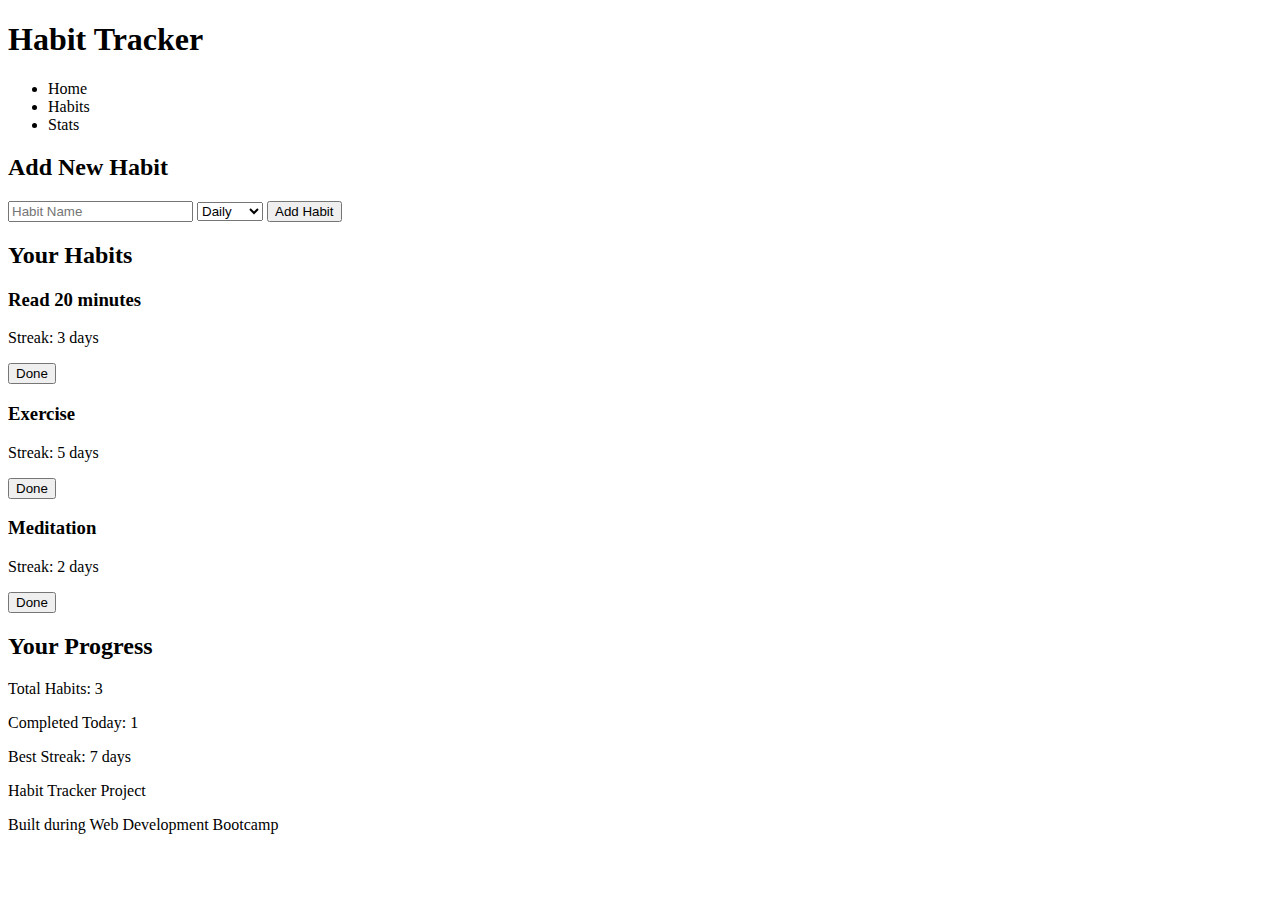
<file: index.html>
<!DOCTYPE html>
<html lang="en">
<head>
  <meta charset="UTF-8">
  <title>Habit Tracker</title>

  <!-- TASK 1:
       Create a new file called style.css
       Link it here using external CSS -->
      
</head>
<body>

  <!-- ================= HEADER ================= -->
  <header id="header">
    <h1 class="title">Habit Tracker</h1>

    <!-- TASK 2:
         Style this navigation using:
         - flexbox
         - background color
         - spacing -->
    <nav class="navbar">
      <ul class="nav-list">
        <li>Home</li>
        <li>Habits</li>
        <li>Stats</li>
      </ul>
    </nav>
  </header>

  <!-- ================= MAIN CONTENT ================= -->
  <main class="main-container">

    <!-- TASK 3:
         Change font size and color of headings -->
    <section id="add-habit">
      <h2>Add New Habit</h2>

      <!-- TASK 4:
           Style form using:
           - width
           - padding
           - margin -->
      <form class="habit-form">
        <input type="text" placeholder="Habit Name">
        <select>
          <option>Daily</option>
          <option>Weekly</option>
        </select>
        <button>Add Habit</button>
      </form>
    </section>

    <!-- TASK 5:
         Create habit cards layout using FLEXBOX -->
    <section id="habit-list">
      <h2>Your Habits</h2>

      <div class="habits-container">
        <div class="habit-card">
          <h3>Read 20 minutes</h3>
          <p>Streak: 3 days</p>
          <button>Done</button>
        </div>

        <div class="habit-card">
          <h3>Exercise</h3>
          <p>Streak: 5 days</p>
          <button>Done</button>
        </div>

        <div class="habit-card">
          <h3>Meditation</h3>
          <p>Streak: 2 days</p>
          <button>Done</button>
        </div>
      </div>
    </section>

    <!-- TASK 6:
         Use GRID to style stats section -->
    <section id="stats">
      <h2>Your Progress</h2>

      <div class="stats-grid">
        <p>Total Habits: 3</p>
        <p>Completed Today: 1</p>
        <p>Best Streak: 7 days</p>
      </div>
    </section>

  </main>

  <!-- ================= FOOTER ================= -->
  <!-- TASK 7:
       Center footer text and add background color -->
  <footer id="footer">
    <p>Habit Tracker Project</p>
    <p>Built during Web Development Bootcamp</p>
  </footer>

</body>
</html>
</file>
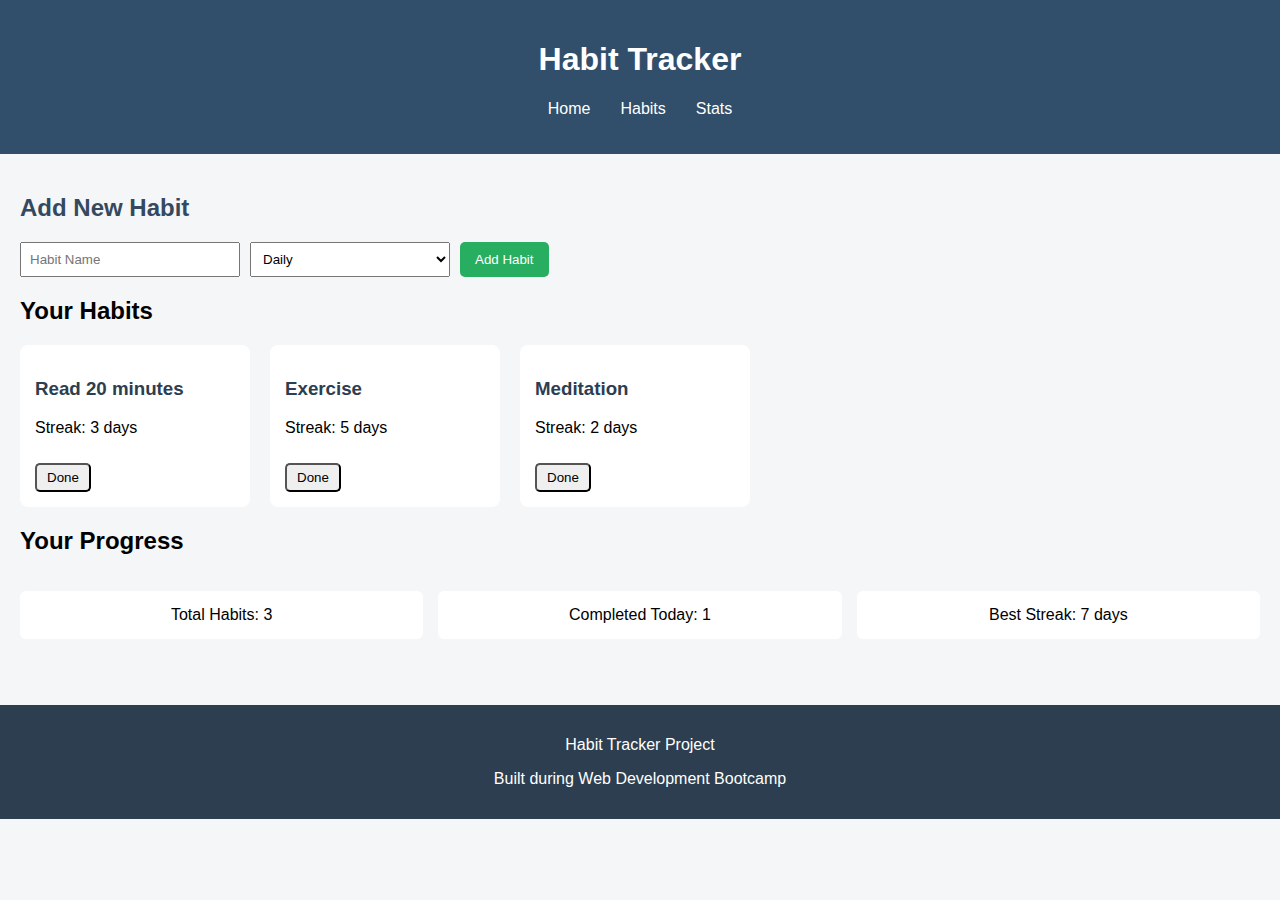
<file: Day 2/index.html>
<!DOCTYPE html>
<html lang="en">
<head>
  <meta charset="UTF-8">
  <title>Habit Tracker</title>
  <link rel="stylesheet" href="style.css">

  <!-- TASK 1:
       Create a new file called style.css
       Link it here using external CSS -->
      
</head>
<body>

  <!-- ================= HEADER ================= -->
  <header id="header">
    <h1 class="title">Habit Tracker</h1>

    <!-- TASK 2:
         Style this navigation using:
         - flexbox
         - background color
         - spacing -->
    <nav class="navbar">
      <ul class="nav-list">
        <li>Home</li>
        <li>Habits</li>
        <li>Stats</li>
      </ul>
    </nav>
  </header>

  <!-- ================= MAIN CONTENT ================= -->
  <main class="main-container">

    <!-- TASK 3:
         Change font size and color of headings -->
    <section id="add-habit">
      <h2>Add New Habit</h2>

      <!-- TASK 4:
           Style form using:
           - width
           - padding
           - margin -->
      <form class="habit-form">
        <input type="text" placeholder="Habit Name">
        <select>
          <option>Daily</option>
          <option>Weekly</option>
        </select>
        <button>Add Habit</button>
      </form>
    </section>

    <!-- TASK 5:
         Create habit cards layout using FLEXBOX -->
    <section id="habit-list">
      <h2>Your Habits</h2>

      <div class="habits-container">
        <div class="habit-card">
          <h3>Read 20 minutes</h3>
          <p>Streak: 3 days</p>
          <button>Done</button>
        </div>

        <div class="habit-card">
          <h3>Exercise</h3>
          <p>Streak: 5 days</p>
          <button>Done</button>
        </div>

        <div class="habit-card">
          <h3>Meditation</h3>
          <p>Streak: 2 days</p>
          <button>Done</button>
        </div>
      </div>
    </section>

    <!-- TASK 6:
         Use GRID to style stats section -->
    <section id="stats">
      <h2>Your Progress</h2>

      <div class="stats-grid">
        <p>Total Habits: 3</p>
        <p>Completed Today: 1</p>
        <p>Best Streak: 7 days</p>
      </div>
    </section>

  </main>

  <!-- ================= FOOTER ================= -->
  <!-- TASK 7:
       Center footer text and add background color -->
  <footer id="footer">
    <p>Habit Tracker Project</p>
    <p>Built during Web Development Bootcamp</p>
  </footer>

</body>
</html>
</file>
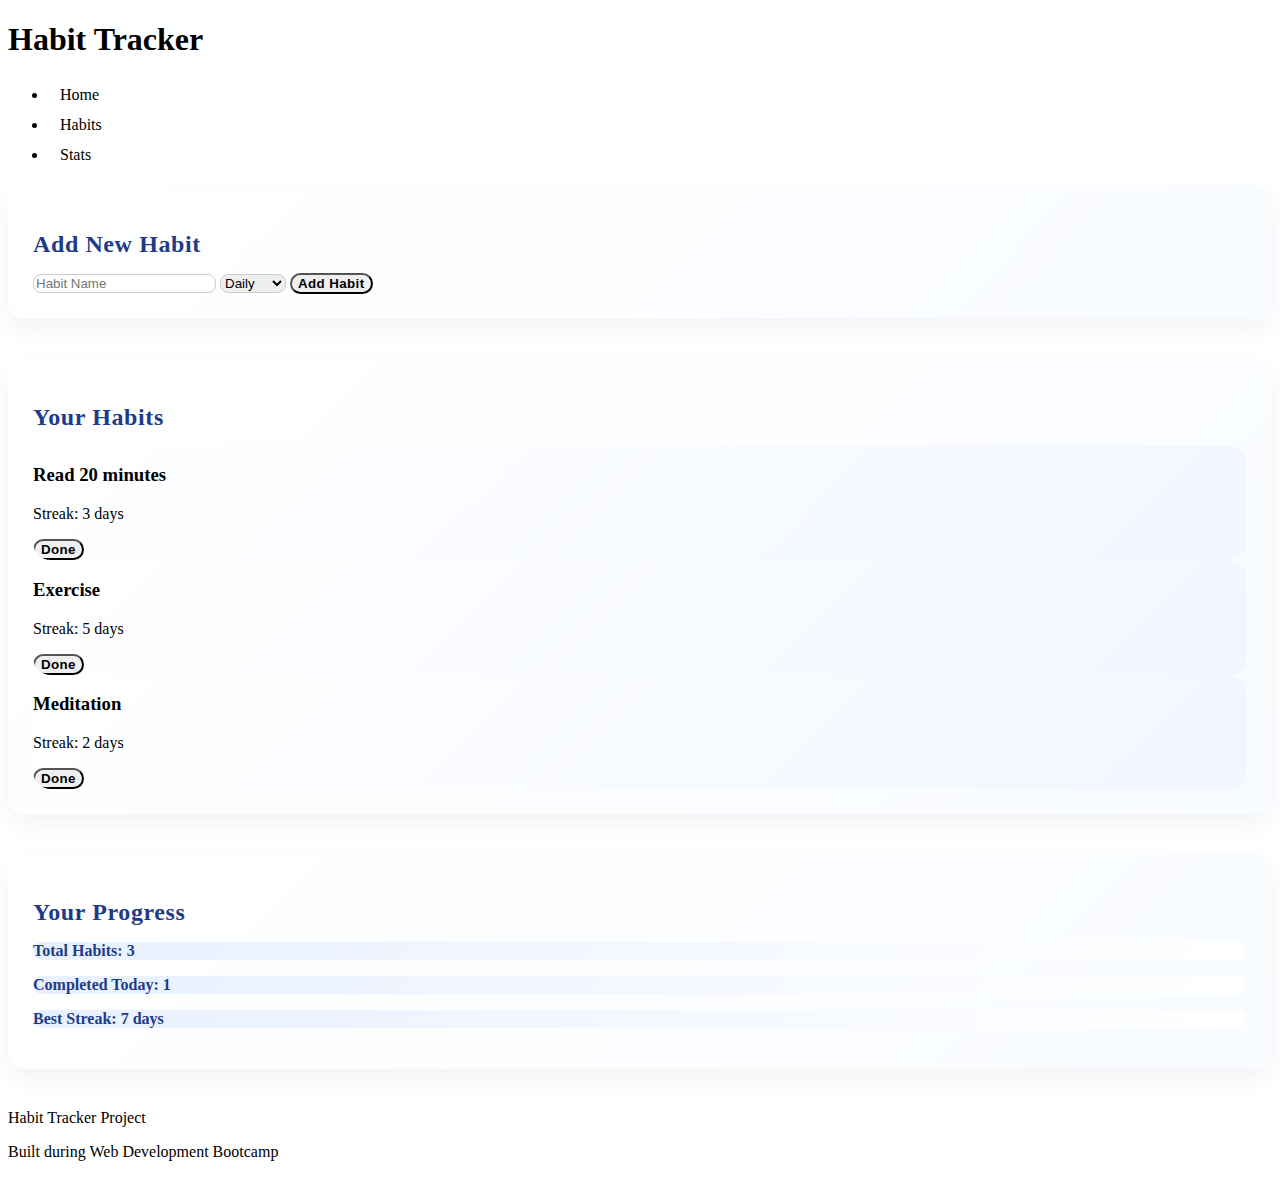
<file: Day3/index.html>
<!DOCTYPE html>
<html lang="en">
  <head>
    <meta charset="UTF-8" />
    <title>Habit Tracker</title>
    <link rel="stylesheet" href="style2.css" />

    <!-- ================= DAY 2 TASKS =================
       Focus:
       - Flexbox & Grid revision
       - Hover, focus, active states
       - Transitions & animations
       - Responsive design (media queries)
       ============================================== -->
  </head>
  <body>
    <!-- ================= HEADER ================= -->
    <header id="header">
      <h1 class="title">Habit Tracker</h1>

      <!-- DAY 2 TASK 1:
         Add hover effects to navbar items
         - change color
         - underline
         - smooth transition -->
      <nav class="navbar">
        <ul class="nav-list">
          <li>Home</li>
          <li>Habits</li>
          <li>Stats</li>
        </ul>
      </nav>
    </header>

    <!-- ================= MAIN CONTENT ================= -->
    <main class="main-container">
      <!-- DAY 2 TASK 2:
         Improve visual hierarchy:
         - font weight
         - spacing
         - section separation -->
      <section id="add-habit">
        <h2>Add New Habit</h2>

        <!-- DAY 2 TASK 3:
           Add focus styles to inputs
           - border color
           - remove default outline -->
        <form class="habit-form">
          <input type="text" placeholder="Habit Name" />
          <select>
            <option>Daily</option>
            <option>Weekly</option>
          </select>
          <button>Add Habit</button>
        </form>
      </section>

      <!-- DAY 2 TASK 4:
         Enhance habit cards:
         - hover animation
         - shadow
         - smooth transitions -->
      <section id="habit-list">
        <h2>Your Habits</h2>

        <div class="habits-container">
          <div class="habit-card">
            <h3>Read 20 minutes</h3>
            <p>Streak: 3 days</p>
            <button>Done</button>
          </div>

          <div class="habit-card">
            <h3>Exercise</h3>
            <p>Streak: 5 days</p>
            <button>Done</button>
          </div>

          <div class="habit-card">
            <h3>Meditation</h3>
            <p>Streak: 2 days</p>
            <button>Done</button>
          </div>
        </div>
      </section>

      <!-- DAY 2 TASK 5:
         Add subtle animations:
         - cards fade-in on load
         - buttons animate on hover -->
      <section id="stats">
        <h2>Your Progress</h2>

        <div class="stats-grid">
          <p>Total Habits: 3</p>
          <p>Completed Today: 1</p>
          <p>Best Streak: 7 days</p>
        </div>
      </section>
    </main>

    <!-- ================= FOOTER ================= -->
    <!-- DAY 2 TASK 6:
       Make website responsive:
       - stack navbar on mobile
       - cards full-width on small screens
       - stats grid single column -->
    <footer id="footer">
      <p>Habit Tracker Project</p>
      <p>Built during Web Development Bootcamp</p>
    </footer>
    <script>
      /* ============================================
     DAY 2: JAVASCRIPT INTERACTION
     What we learn:
     - Selecting elements
     - Click events
     - Changing text & styles
  ============================================ */

      // TASK 7: Mark habit as completed
      const buttons = document.querySelectorAll(".habit-card button");

      buttons.forEach((btn) => {
        btn.addEventListener("click", () => {
          const card = btn.parentElement;

          // Toggle completed state
          card.classList.toggle("completed");

          // Change button text
          if (btn.innerText === "Done") {
            btn.innerText = "Completed ✓";
          } else {
            btn.innerText = "Done";
          }
        });
      });
    </script>
  </body>
</html>
</file>
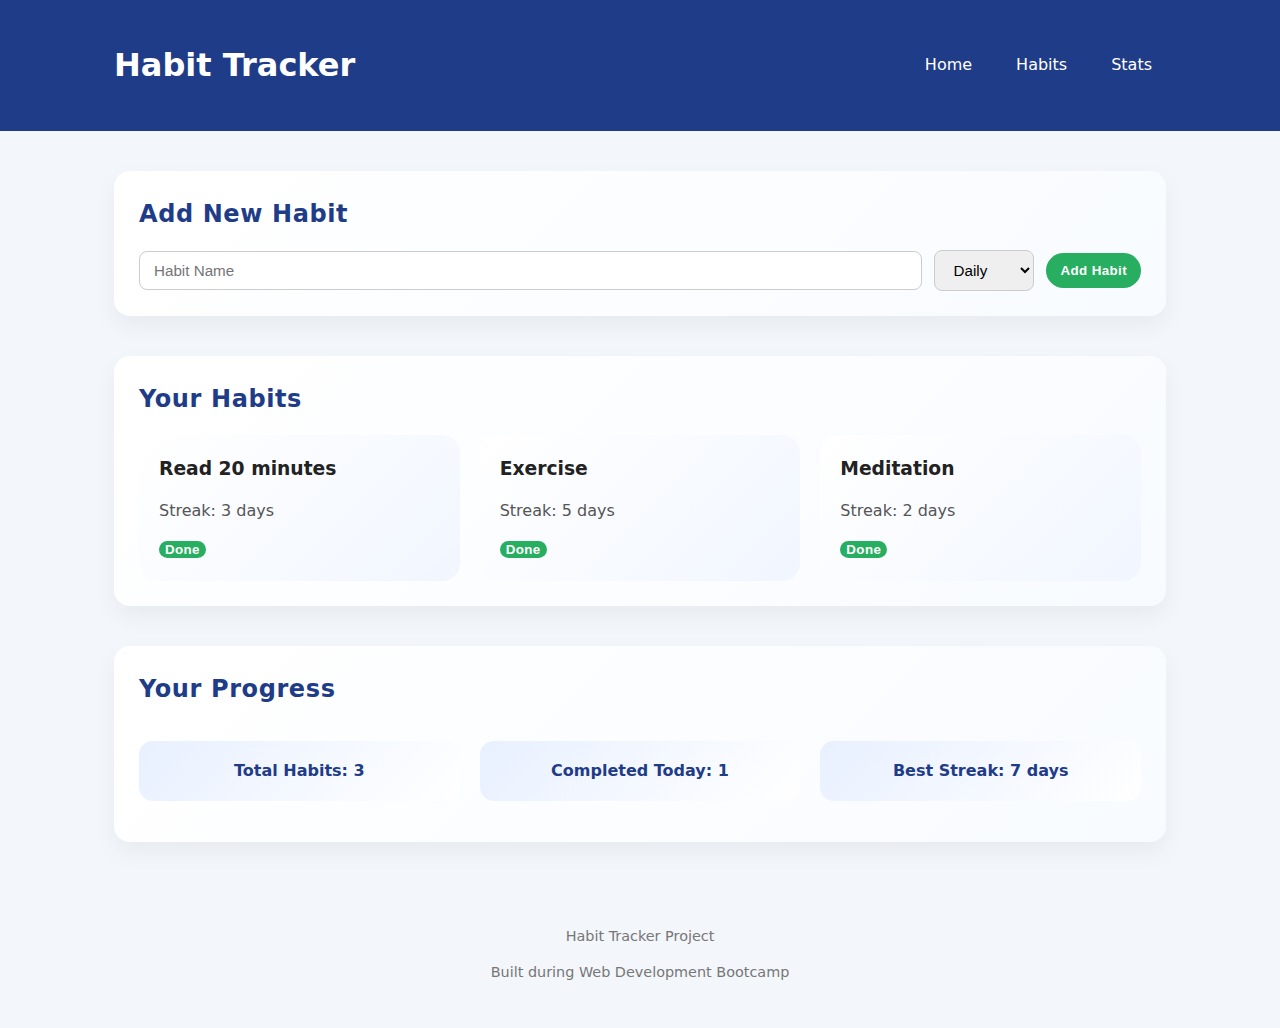
<file: Day4/assignment/index.html>
<!DOCTYPE html>
<html lang="en">
  <head>
    <meta charset="UTF-8" />
    <title>Habit Tracker</title>
    <link rel="stylesheet" href="styles.css" />

    <!--
      DAY 4 ASSIGNMENT: JAVASCRIPT FUNDAMENTALS
      ---------------------------------------
      - You may NOT change CSS
      - You may NOT remove existing JS behavior
      - You may ONLY add JavaScript logic
    -->
  </head>

  <body>
    <!-- ================= HEADER ================= -->
    <header id="header">
      <div class="header-inner">
        <h1 class="title">Habit Tracker</h1>

        <nav class="navbar">
          <ul class="nav-list">
            <li>Home</li>
            <li>Habits</li>
            <li>Stats</li>
          </ul>
        </nav>
      </div>
    </header>

    <!-- ================= MAIN ================= -->
    <main class="main-container">
      <!-- ================= ADD HABIT ================= -->
      <section id="add-habit">
        <h2>Add New Habit</h2>

        <!-- DAY 3 TASK 1:
          - Select this form in JS
          - Prevent refresh on submit
        -->
        <form class="habit-form" id="habitForm">
          <input type="text" id="habitInput" placeholder="Habit Name" />

          <select id="habitFrequency">
            <option value="daily">Daily</option>
            <option value="weekly">Weekly</option>
          </select>

          <button type="submit">Add Habit</button>
        </form>
      </section>

      <!-- ================= HABITS ================= -->
      <section id="habit-list">
        <h2>Your Habits</h2>

        <!-- DAY 3 TASK 2:
          - New habits must be added here using JS
        -->
        <div class="habits-container" id="habitsContainer">
          <!-- Existing habits (DO NOT REMOVE) -->
          <div class="habit-card">
            <h3>Read 20 minutes</h3>
            <p>Streak: 3 days</p>
            <button>Done</button>
          </div>

          <div class="habit-card">
            <h3>Exercise</h3>
            <p>Streak: 5 days</p>
            <button>Done</button>
          </div>

          <div class="habit-card">
            <h3>Meditation</h3>
            <p>Streak: 2 days</p>
            <button>Done</button>
          </div>
        </div>
      </section>

      <!-- ================= STATS ================= -->
      <section id="stats">
        <h2>Your Progress</h2>

        <!-- DAY 3 TASK 3:
          - Update these values dynamically using JS
        -->
        <div class="stats-grid">
          <p id="totalHabits">Total Habits: 3</p>
          <p id="completedToday">Completed Today: 1</p>
          <p id="bestStreak">Best Streak: 7 days</p>
        </div>
      </section>
    </main>

    <!-- ================= FOOTER ================= -->
    <footer id="footer">
      <p>Habit Tracker Project</p>
      <p>Built during Web Development Bootcamp</p>
    </footer>

    <script src="script.js"></script>
  </body>
</html>
</file>
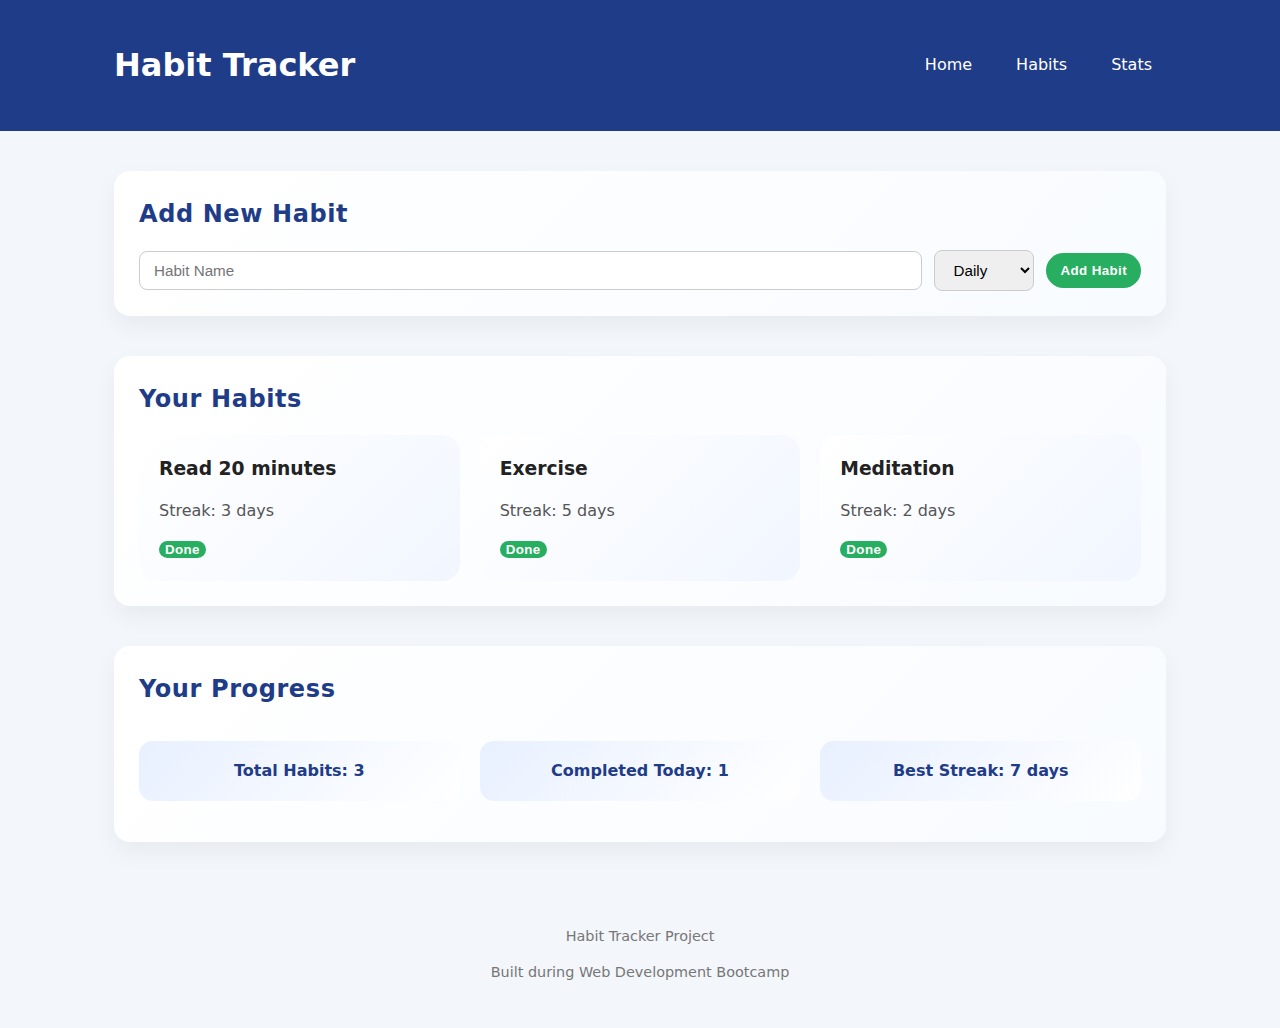
<file: Day4/solution/index.html>
<!DOCTYPE html>
<html lang="en">
  <head>
    <meta charset="UTF-8" />
    <title>Habit Tracker</title>
    <link rel="stylesheet" href="styles.css" />
  </head>

  <body>
    <!-- ================= HEADER ================= -->
    <header id="header">
      <div class="header-inner">
        <h1 class="title">Habit Tracker</h1>

        <nav class="navbar">
          <ul class="nav-list">
            <li>Home</li>
            <li>Habits</li>
            <li>Stats</li>
          </ul>
        </nav>
      </div>
    </header>

    <!-- ================= MAIN ================= -->
    <main class="main-container">
      <!-- ================= ADD HABIT ================= -->
      <section id="add-habit">
        <h2>Add New Habit</h2>

        <form class="habit-form" id="habitForm">
          <input type="text" id="habitInput" placeholder="Habit Name" />

          <select id="habitFrequency">
            <option value="daily">Daily</option>
            <option value="weekly">Weekly</option>
          </select>

          <button type="submit">Add Habit</button>
        </form>
      </section>

      <!-- ================= HABITS ================= -->
      <section id="habit-list">
        <h2>Your Habits</h2>

        <div class="habits-container" id="habitsContainer">
          <div class="habit-card">
            <h3>Read 20 minutes</h3>
            <p>Streak: 3 days</p>
            <button>Done</button>
          </div>

          <div class="habit-card">
            <h3>Exercise</h3>
            <p>Streak: 5 days</p>
            <button>Done</button>
          </div>

          <div class="habit-card">
            <h3>Meditation</h3>
            <p>Streak: 2 days</p>
            <button>Done</button>
          </div>
        </div>
      </section>

      <!-- ================= STATS ================= -->
      <section id="stats">
        <h2>Your Progress</h2>

        <div class="stats-grid">
          <p id="totalHabits">Total Habits: 3</p>
          <p id="completedToday">Completed Today: 1</p>
          <p id="bestStreak">Best Streak: 7 days</p>
        </div>
      </section>
    </main>

    <!-- ================= FOOTER ================= -->
    <footer id="footer">
      <p>Habit Tracker Project</p>
      <p>Built during Web Development Bootcamp</p>
    </footer>

    <script src="script.js"></script>
  </body>
</html>
</file>
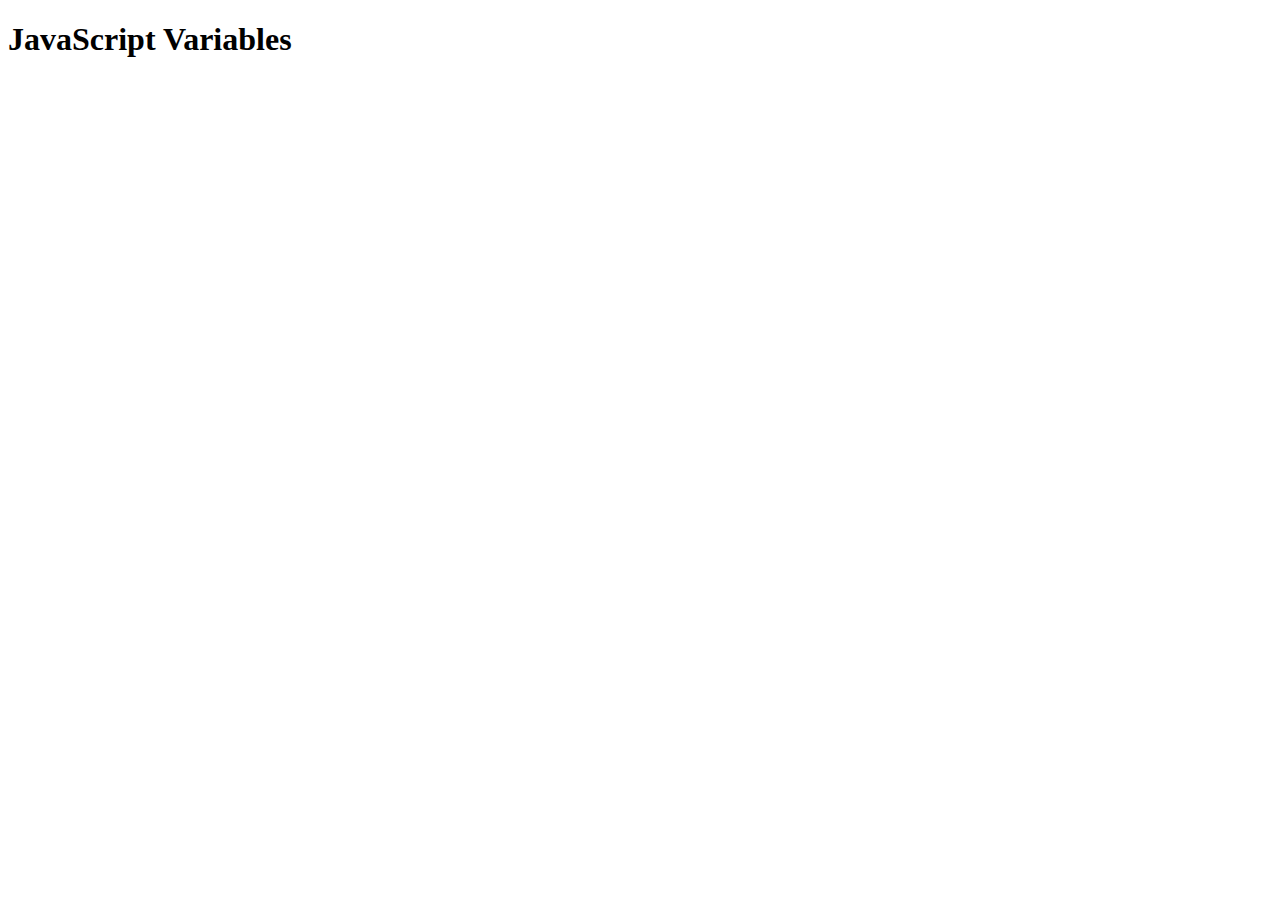
<file: Day4-class/01-variables.html>
<!DOCTYPE html>
<html>
  <head>
    <title>JS Variables</title>
  </head>
  <body>
    <h1>JavaScript Variables</h1>

    <script>
      // VARIABLES = containers for data
      let habitName = "Reading";
      let streakDays = 3;
      let isCompleted = "true";

      console.log(habitName);
      console.log(streakDays);
      console.log(isCompleted);

      // Change value
      streakDays = 4;
      console.log(streakDays);
    </script>
  </body>
</html>
</file>
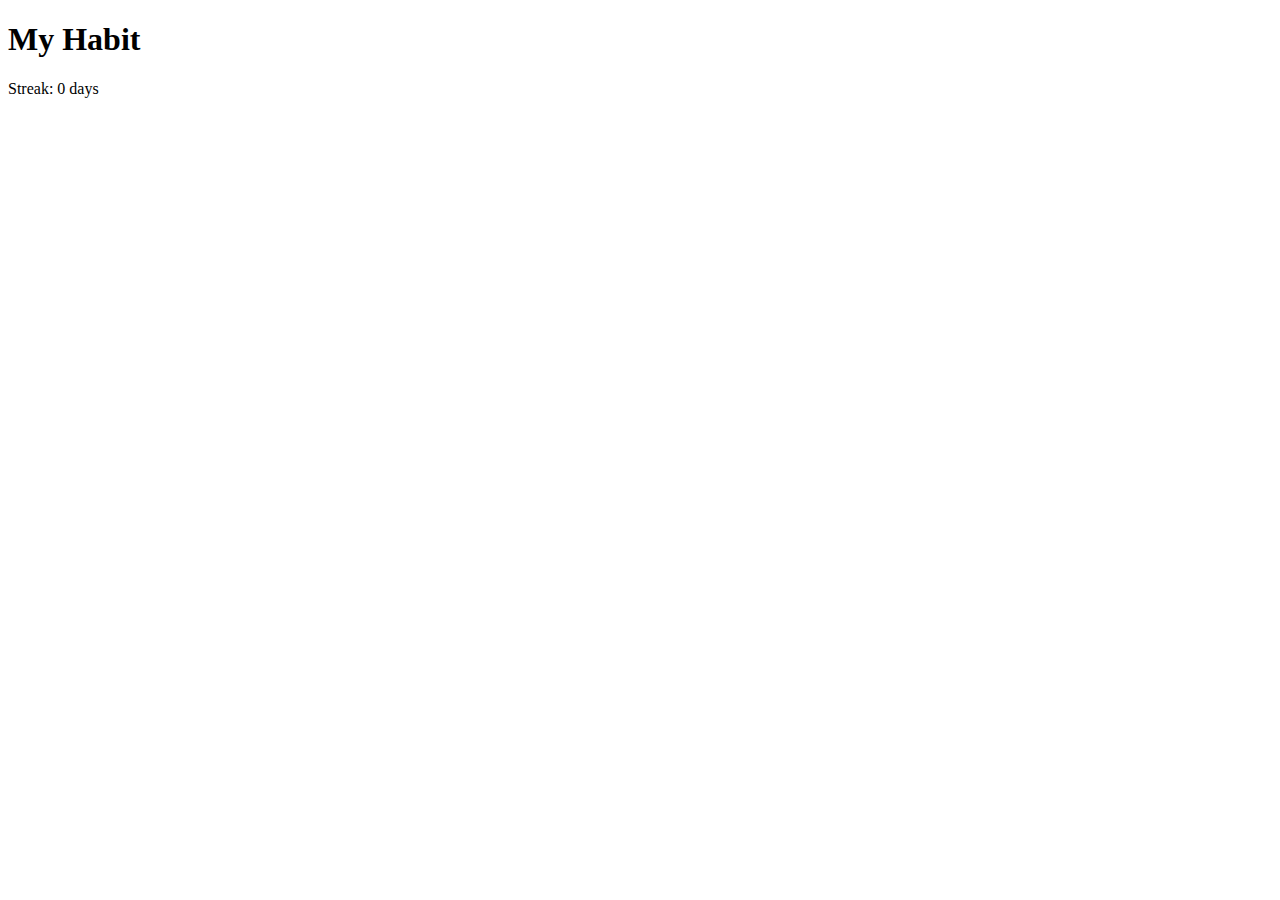
<file: Day4-class/02-selecting-elements.html>
<!DOCTYPE html>
<html>
  <head>
    <title>Selecting Elements</title>
  </head>
  <body>
    <h1 id="title">My Habit</h1>
    <p id="streakText">Streak: 0 days</p>

    <script>
      // Selecting elements from HTML

      const title = document.getElementById("title");
      const streakText = document.getElementById("streakText");

      console.log(title);
      console.log(streakText);
    </script>
  </body>
</html>
</file>
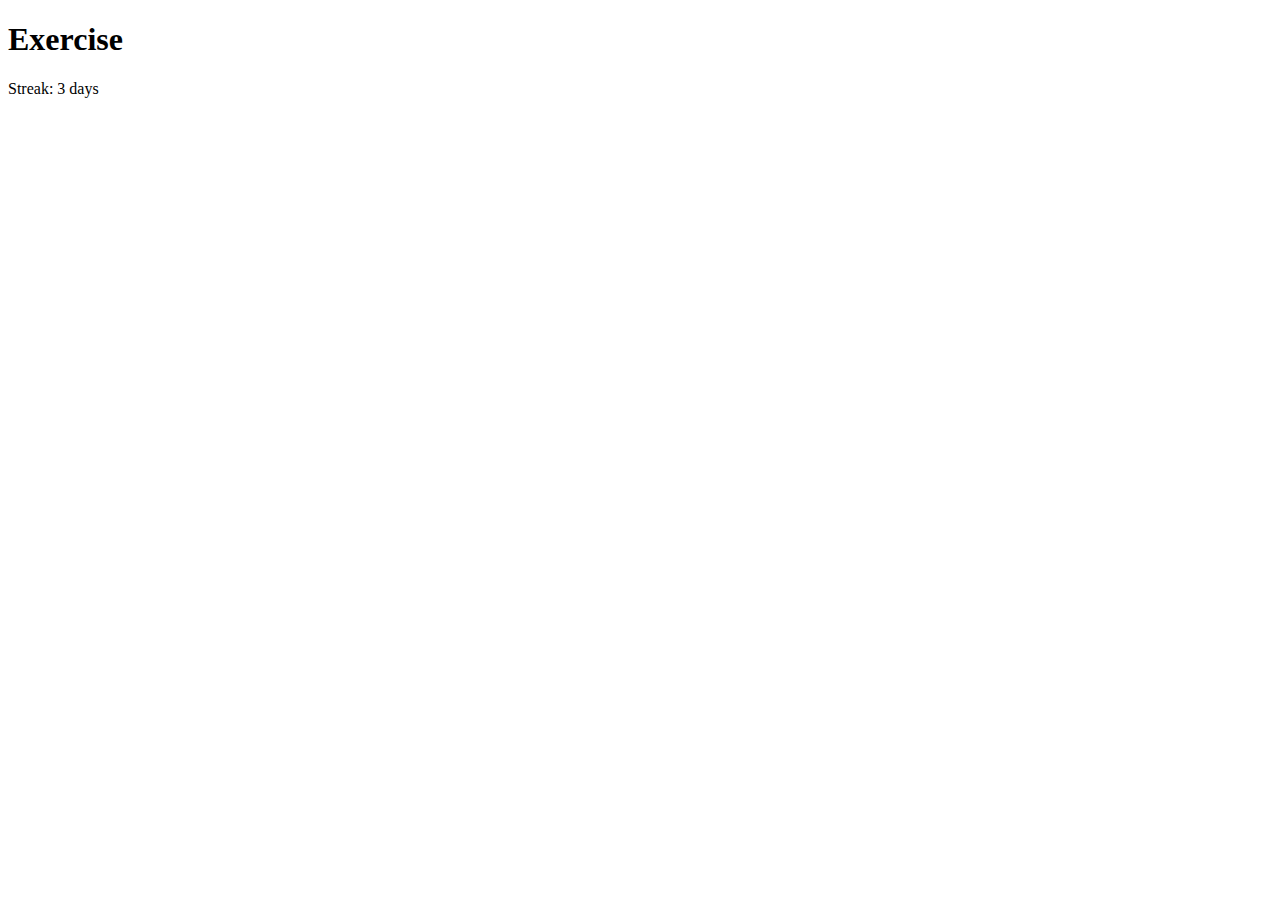
<file: Day4-class/03-changing-text.html>
<!DOCTYPE html>
<html>
  <head>
    <title>Changing Text</title>
  </head>
  <body>
    <h1 id="habitName">Reading</h1>
    <p id="streakText">Streak: 3 days</p>

    <script>
      const habitName = document.getElementById("habitName");
      const streakText = document.getElementById("streakText");

      console.log(habitName);
      habitName.innerText = "Exercise";
    </script>
  </body>
</html>
</file>
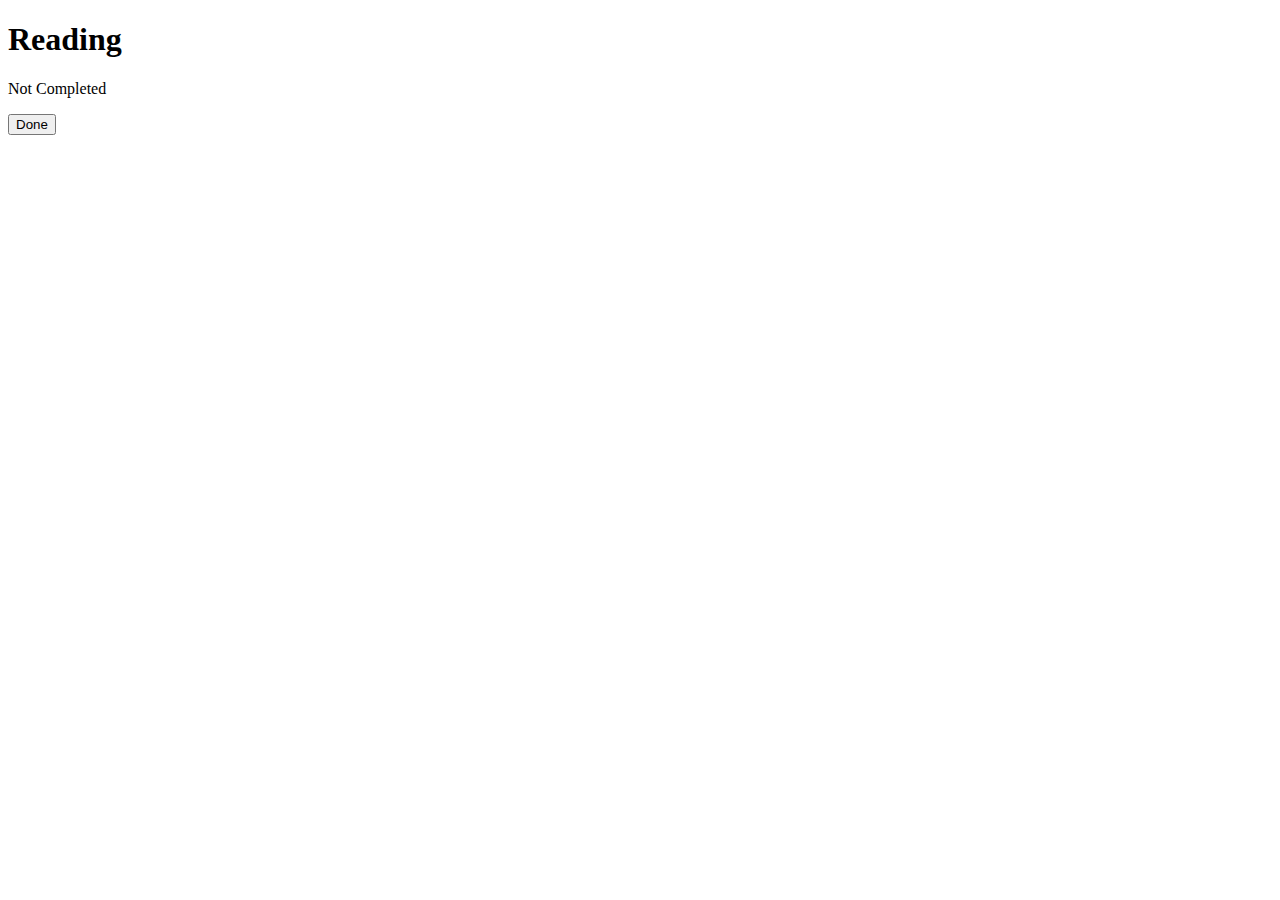
<file: Day4-class/04-click-events.html>
<!DOCTYPE html>
<html>
  <head>
    <title>Click Events</title>
  </head>
  <body>
    <h1 id="habitName">Reading</h1>
    <p id="statusText">Not Completed</p>

    <button id="doneButton">Done</button>

    <script>
      const doneButton = document.getElementById("doneButton");
      const statusText = document.getElementById("statusText");

      doneButton.addEventListener("click", function () {
        statusText.innerText = "Completed ✓";
      });
    </script>
  </body>
</html>
</file>
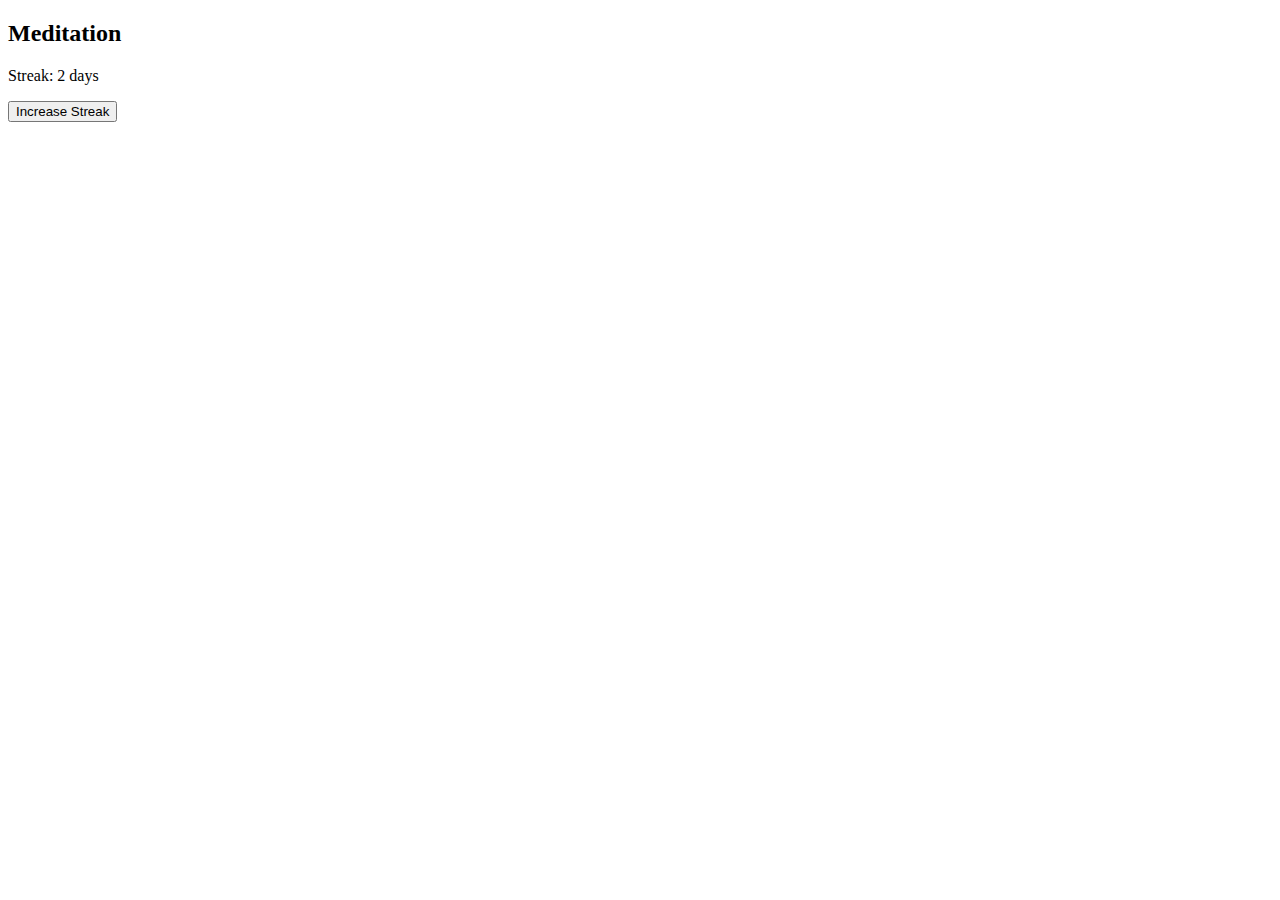
<file: Day4-class/06-mini-assignment.html>
<!DOCTYPE html>
<html>
  <head>
    <title>Mini Assignment</title>
  </head>
  <body>
    <h2 id="habitName">Meditation</h2>
    <p id="streakText">Streak: 2 days</p>

    <button id="increaseBtn">Increase Streak</button>

    <script>
      // TODO:
      // 1. Create a variable for streak number
      // 2. Select elements
      // 3. Increase streak when button is clicked
      // 4. Update text
    </script>
  </body>
</html>
</file>
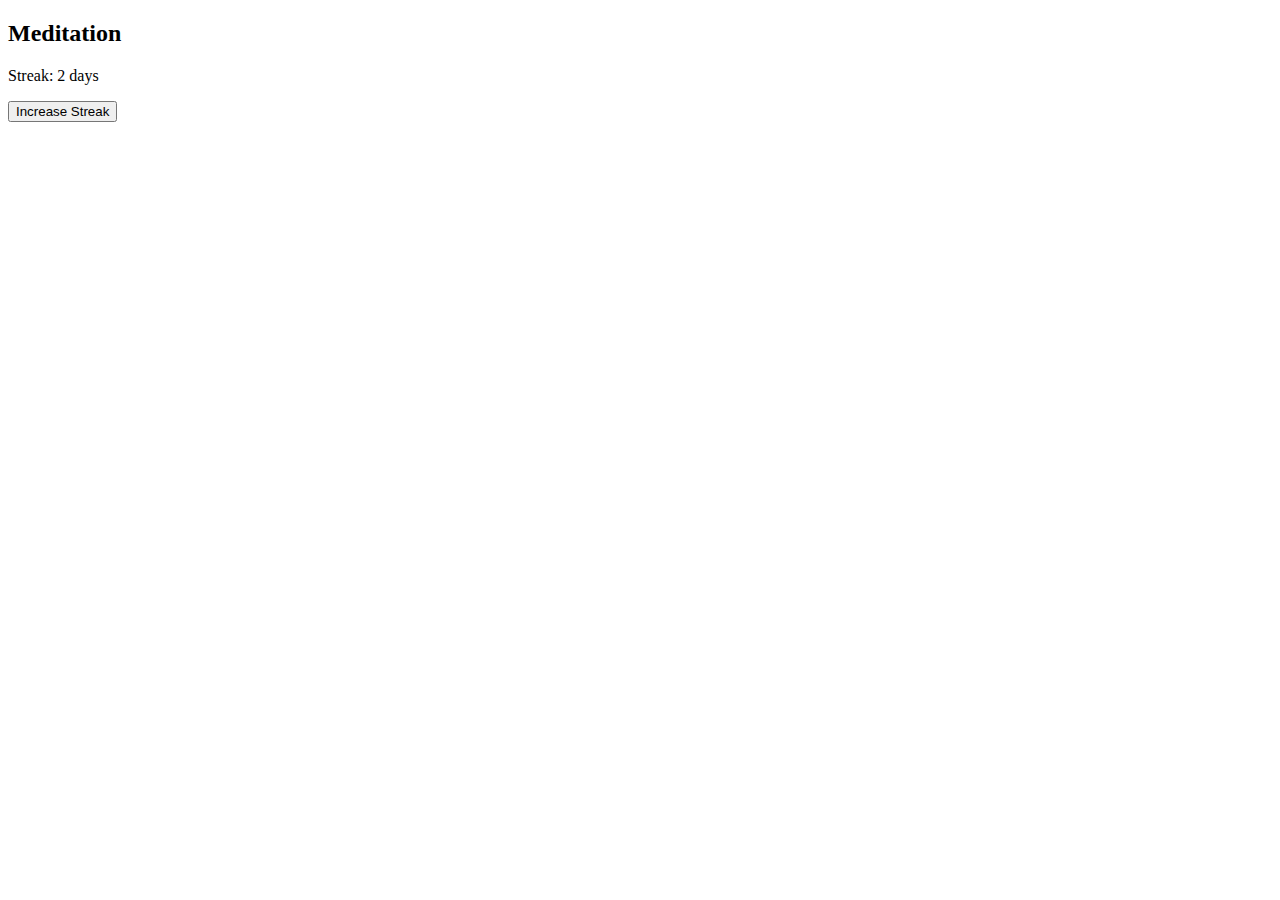
<file: Day4-class/06-solution-mini-assignment.html>
<!DOCTYPE html>
<html>
  <head>
    <title>Mini Assignment</title>
  </head>
  <body>
    <h2 id="habitName">Meditation</h2>
    <p id="streakText">Streak: 2 days</p>

    <button id="increaseBtn">Increase Streak</button>

    <script>
      // 1. Create a variable for streak number
      let streak = 2;

      // 2. Select elements
      const streakText = document.getElementById("streakText");
      const increaseBtn = document.getElementById("increaseBtn");

      // 3. Increase streak when button is clicked
      increaseBtn.addEventListener("click", () => {
        streak++;

        // 4. Update text
        streakText.textContent = `Streak: ${streak} days`;
      });
    </script>
  </body>
</html>
</file>
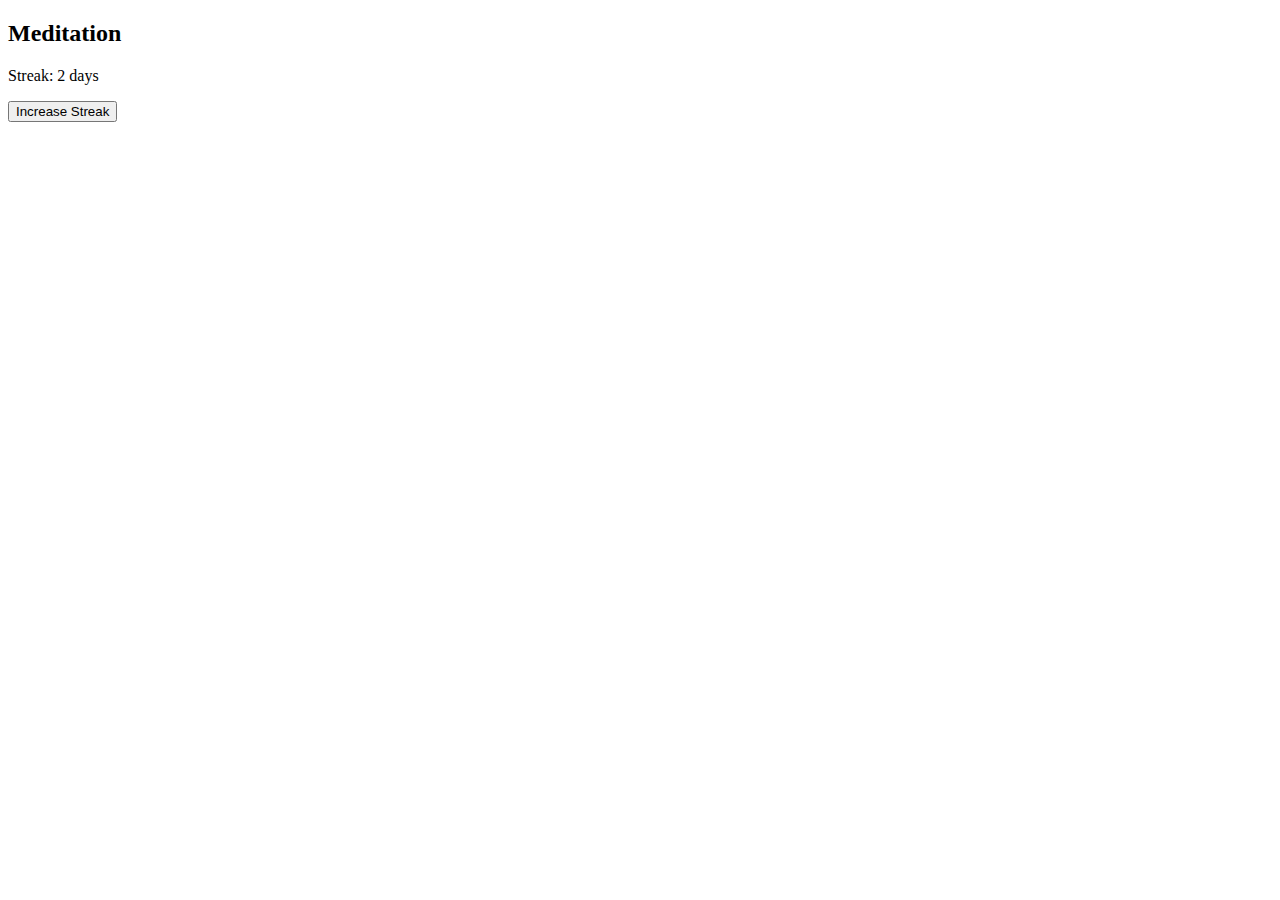
<file: Day4-class/tejas-sol.html>
<!DOCTYPE html>
<html>
  <head>
    <title>Mini Assignment</title>
  </head>
  <body>
    <h2 id="habitName">Meditation</h2>
    <p id="streakText">Streak: 2 days</p>

    <button id="increaseBtn">Increase Streak</button>

    <script>
      // TODO:
      // 1. Create a variable for streak number
      let streak = 2;
      // 2. Select elements
      const streakText = document.getElementById("streakText");
      // 3. Increase streak when button is clicked
      const increaseBtn = document.getElementById("increaseBtn");
      increaseBtn.addEventListener("click", function () {
        streak += 1;
        streakText.textContent = `Streak: ${streak} days`;
      });
      // 4. Update text
      //   streakText.textContent = "Streak: " + streak + " days";
    </script>
  </body>
</html>
</file>
<file: Day3/style2.css>
/* ================================================= */
/* ============ DAY 2: INTERACTION & POLISH ========= */
/* ================================================= */

/* ---------- Global smoothness ---------- */
* {
  transition: all 0.3s ease;
}

/* ---------- Sections styling ---------- */
section {
  background: linear-gradient(135deg, #ffffff, #f8fbff);
  padding: 25px;
  margin-bottom: 40px;
  border-radius: 16px;
  box-shadow: 0 10px 25px rgba(0, 0, 0, 0.05);
}

section h2 {
  margin-bottom: 15px;
  letter-spacing: 0.6px;
  color: #1f3c88;
}

/* ---------- Navbar hover ---------- */
.nav-list li {
  padding: 6px 12px;
  border-radius: 20px;
  transition: background-color 0.3s ease, transform 0.3s ease;
}

.nav-list li:hover {
  background-color: rgba(255, 255, 255, 0.15);
  text-decoration: none;
  transform: translateY(-2px);
}

/* ---------- Input focus states ---------- */
input,
select {
  border-radius: 8px;
  border: 1px solid #ccc;
}

input:focus,
select:focus {
  outline: none;
  border-color: #27ae60;
  background-color: #ecf9f1;
  box-shadow: 0 0 0 4px rgba(39, 174, 96, 0.15);
}

/* ---------- Buttons ---------- */
button {
  border-radius: 999px;
  font-weight: 600;
  letter-spacing: 0.4px;
  transition: transform 0.2s ease, box-shadow 0.2s ease;
}

button:hover {
  transform: translateY(-2px) scale(1.05);
  box-shadow: 0 8px 18px rgba(39, 174, 96, 0.35);
}

button:active {
  transform: scale(0.95);
}

/* ---------- Habit cards ---------- */
.habit-card {
  background: linear-gradient(135deg, #ffffff, #f1f6ff);
  border-radius: 18px;
  transition: transform 0.4s ease, box-shadow 0.4s ease;
  position: relative;
  overflow: hidden;
}

.habit-card::before {
  content: "";
  position: absolute;
  inset: 0;
  background: linear-gradient(
    120deg,
    transparent,
    rgba(255, 255, 255, 0.6),
    transparent
  );
  opacity: 0;
  transition: opacity 0.4s ease;

  /* 🔥 THIS FIXES THE BUTTON ISSUE */
  pointer-events: none;
}


.habit-card:hover::before {
  opacity: 1;
}

.habit-card:hover {
  transform: translateY(-10px);
  box-shadow: 0 20px 35px rgba(0, 0, 0, 0.15);
}

/* ---------- Fade-in animation ---------- */
@keyframes fadeUp {
  from {
    opacity: 0;
    transform: translateY(25px);
  }
  to {
    opacity: 1;
    transform: translateY(0);
  }
}

.habit-card,
.stats-grid p {
  animation: fadeUp 0.7s ease forwards;
}

/* ---------- Stats styling ---------- */
.stats-grid p {
  background: linear-gradient(135deg, #e8f0ff, #ffffff);
  border-radius: 14px;
  font-weight: 600;
  color: #1f3c88;
}

/* ---------- Completed state (JS connected) ---------- */
.habit-card.completed {
  background: linear-gradient(135deg, #eafaf1, #ffffff);
  border-left: 6px solid #27ae60;
}

.habit-card.completed h3 {
  text-decoration: line-through;
  color: #7f8c8d;
}

/* ================================================= */
/* ============ DAY 2: RESPONSIVE DESIGN ============ */
/* ================================================= */

@media (max-width: 768px) {

  section {
    padding: 18px;
  }

  .nav-list {
    flex-direction: column;
    gap: 10px;
  }

  .habit-form {
    flex-direction: column;
  }

  .habit-form input,
  .habit-form select {
    width: 100%;
  }

  .habits-container {
    flex-direction: column;
  }

  .habit-card {
    width: 100%;
  }

  .stats-grid {
    grid-template-columns: 1fr;
  }
}
</file>
<file: Day 2/style.css>
/* ===== BASIC RESET ===== */
body {
  margin: 0;
  font-family: Arial, sans-serif;
  background-color: #f4f6f8;
}

/* ===== HEADER ===== */
#header {
  background-color: #314e6b;
  padding: 20px;
}

.title {
  color: white;
  text-align: center;
}

/* ===== NAVBAR (FLEXBOX) ===== */
.navbar {
  margin-top: 10px;
}

.nav-list {
  list-style: none;
  display: flex;
  justify-content: center;
  gap: 30px;
  padding: 0;
}

.nav-list li {
  color: white;
  cursor: pointer;
}

/* ===== MAIN CONTAINER ===== */
.main-container {
  padding: 20px;
}

/* ===== ADD HABIT SECTION ===== */
#add-habit h2 {
  color: #34495e;
}

.habit-form {
  display: flex;
  gap: 10px;
  margin-top: 10px;
}

.habit-form input,
.habit-form select {
  padding: 8px;
  width: 200px;
}

.habit-form button {
  padding: 8px 15px;
  background-color: #27ae60;
  color: white;
  border: none;
  cursor: pointer;
}

/* ===== HABIT LIST (FLEXBOX) ===== */
.habits-container {
  display: flex;
  gap: 20px;
  margin-top: 15px;
}

.habit-card {
  background-color: white;
  padding: 15px;
  width: 200px;
  border-radius: 8px;
}

.habit-card h3 {
  color: #2c3e50;
}

.habit-card button {
  margin-top: 10px;
  padding: 5px 10px;
}

/* ===== STATS (GRID) ===== */
.stats-grid {
  display: grid;
  grid-template-columns: repeat(3, 1fr);
  gap: 15px;
  margin-top: 10px;
}

.stats-grid p {
  background-color: white;
  padding: 15px;
  text-align: center;
  border-radius: 6px;
}

/* ===== FOOTER ===== */
#footer {
  background-color: #2c3e50;
  color: white;
  text-align: center;
  padding: 15px;
  margin-top: 30px;
}

/* ================================================= */
/* ============ DAY 2: POLISH & INTERACTION ========= */
/* ================================================= */

/* Smooth transitions */
button,
.habit-card,
.nav-list li {
  transition: 0.8s ease;
}

/* Navbar hover */
.nav-list li:hover {
  text-decoration: underline;
}

/* Button hover */
button:hover {
  opacity: 0.2;
}

/* Habit card hover */
.habit-card:hover {
  transform: translateY(-2px);
  box-shadow: 0 5px 15px rgba(0, 0, 0, 0.1);
}

/* Form focus states */
input:focus,
select:focus {
  outline: none;
  border: 2px solid #27ae60;
}

/* Rounded buttons */
button {
  border-radius: 5px;
}

/* ================================================= */
/* ============ DAY 2: RESPONSIVE DESIGN ============ */
/* ================================================= */

@media (max-width: 768px) {

  /* Navbar stacks */
  .nav-list {
    flex-direction: column;
    gap: 10px;
  }

  /* Form becomes vertical */
  .habit-form {
    flex-direction: column;
  }

  .habit-form input,
  .habit-form select {
    width: 100%;
  }

  /* Habit cards stack */
  .habits-container {
    flex-direction: column;
  }

  .habit-card {
    width: 100%;
  }

  /* Stats grid becomes single column */
  .stats-grid {
    grid-template-columns: 1fr;
  }
}
</file>
<file: Day4/assignment/styles.css>
/* ================================================= */
/* ============ DAY 2: INTERACTION & POLISH ========= */
/* ================================================= */

/* ---------- Base reset & defaults ---------- */
* {
  box-sizing: border-box;
  transition: all 0.3s ease;
}

body {
  margin: 0;
  font-family: system-ui, -apple-system, BlinkMacSystemFont, sans-serif;
  background: #f3f6fb;
  color: #222;
  line-height: 1.5;
}

/* ---------- Layout containers ---------- */
#header {
  background: #1f3c88;
  color: white;
  padding: 20px 0;
}

.header-inner {
  max-width: 1100px;
  margin: 0 auto;
  padding: 0 24px;
  display: flex;
  align-items: center;
  justify-content: space-between;
}

.main-container {
  max-width: 1100px;
  margin: 40px auto;
  padding: 0 24px;
}

/* ---------- Navbar ---------- */
.nav-list {
  list-style: none;
  display: flex;
  gap: 16px;
  padding: 0;
  margin: 0;
}

.nav-list li {
  padding: 6px 14px;
  border-radius: 20px;
  cursor: pointer;
  font-weight: 500;
}

.nav-list li:hover {
  background-color: rgba(255, 255, 255, 0.15);
  transform: translateY(-2px);
}

/* ---------- Sections styling ---------- */
section {
  background: linear-gradient(135deg, #ffffff, #f8fbff);
  padding: 25px;
  margin-bottom: 40px;
  border-radius: 16px;
  box-shadow: 0 10px 25px rgba(0, 0, 0, 0.05);
}

section h2 {
  margin-top: 0;
  margin-bottom: 18px;
  letter-spacing: 0.6px;
  color: #1f3c88;
}

/* ---------- Habit form ---------- */
.habit-form {
  display: flex;
  gap: 12px;
  align-items: center;
}

.habit-form input {
  flex: 1;
  padding: 10px 14px;
}

.habit-form select,
.habit-form button {
  padding: 10px 14px;
}

/* ---------- Input focus states ---------- */
input,
select {
  border-radius: 8px;
  border: 1px solid #ccc;
  font-size: 0.95rem;
}

input:focus,
select:focus {
  outline: none;
  border-color: #27ae60;
  background-color: #ecf9f1;
  box-shadow: 0 0 0 4px rgba(39, 174, 96, 0.15);
}

/* ---------- Buttons ---------- */
button {
  border-radius: 999px;
  font-weight: 600;
  letter-spacing: 0.4px;
  border: none;
  background: #27ae60;
  color: white;
  cursor: pointer;
  transition: transform 0.2s ease, box-shadow 0.2s ease;
}

button:hover {
  transform: translateY(-2px) scale(1.05);
  box-shadow: 0 8px 18px rgba(39, 174, 96, 0.35);
}

button:active {
  transform: scale(0.95);
}

/* ---------- Habits layout ---------- */
.habits-container {
  display: grid;
  grid-template-columns: repeat(auto-fill, minmax(260px, 1fr));
  gap: 20px;
}

/* ---------- Habit cards ---------- */
.habit-card {
  background: linear-gradient(135deg, #ffffff, #f1f6ff);
  border-radius: 18px;
  padding: 20px;
  position: relative;
  overflow: hidden;
  transition: transform 0.4s ease, box-shadow 0.4s ease;
}

.habit-card h3 {
  margin-top: 0;
  margin-bottom: 8px;
}

.habit-card p {
  margin-bottom: 14px;
  color: #555;
}

.habit-card::before {
  content: "";
  position: absolute;
  inset: 0;
  background: linear-gradient(
    120deg,
    transparent,
    rgba(255, 255, 255, 0.6),
    transparent
  );
  opacity: 0;
  transition: opacity 0.4s ease;
  pointer-events: none;
}

.habit-card:hover::before {
  opacity: 1;
}

.habit-card:hover {
  transform: translateY(-10px);
  box-shadow: 0 20px 35px rgba(0, 0, 0, 0.15);
}

/* ---------- Fade-in animation ---------- */
@keyframes fadeUp {
  from {
    opacity: 0;
    transform: translateY(25px);
  }
  to {
    opacity: 1;
    transform: translateY(0);
  }
}

.habit-card,
.stats-grid p {
  animation: fadeUp 0.7s ease forwards;
}

/* ---------- Stats ---------- */
.stats-grid {
  display: grid;
  grid-template-columns: repeat(3, 1fr);
  gap: 20px;
}

.stats-grid p {
  background: linear-gradient(135deg, #e8f0ff, #ffffff);
  border-radius: 14px;
  padding: 18px;
  text-align: center;
  font-weight: 600;
  color: #1f3c88;
}

/* ---------- Completed state (JS connected) ---------- */
.habit-card.completed {
  background: linear-gradient(135deg, #eafaf1, #ffffff);
  border-left: 6px solid #27ae60;
}

.habit-card.completed h3 {
  text-decoration: line-through;
  color: #7f8c8d;
}

/* ---------- Footer ---------- */
#footer {
  text-align: center;
  padding: 30px 16px;
  color: #777;
  font-size: 0.9rem;
}

/* ================================================= */
/* ============ DAY 2: RESPONSIVE DESIGN ============ */
/* ================================================= */

@media (max-width: 768px) {
  .header-inner {
    flex-direction: column;
    gap: 12px;
  }

  .nav-list {
    flex-direction: column;
    gap: 10px;
  }

  section {
    padding: 18px;
  }

  .habit-form {
    flex-direction: column;
    align-items: stretch;
  }

  .habit-form input,
  .habit-form select,
  .habit-form button {
    width: 100%;
  }

  .stats-grid {
    grid-template-columns: 1fr;
  }
}
</file>
<file: Day4/solution/styles.css>
/* ================================================= */
/* ============ DAY 2: INTERACTION & POLISH ========= */
/* ================================================= */

/* ---------- Base reset & defaults ---------- */
* {
  box-sizing: border-box;
  transition: all 0.3s ease;
}

body {
  margin: 0;
  font-family: system-ui, -apple-system, BlinkMacSystemFont, sans-serif;
  background: #f3f6fb;
  color: #222;
  line-height: 1.5;
}

/* ---------- Layout containers ---------- */
#header {
  background: #1f3c88;
  color: white;
  padding: 20px 0;
}

.header-inner {
  max-width: 1100px;
  margin: 0 auto;
  padding: 0 24px;
  display: flex;
  align-items: center;
  justify-content: space-between;
}

.main-container {
  max-width: 1100px;
  margin: 40px auto;
  padding: 0 24px;
}

/* ---------- Navbar ---------- */
.nav-list {
  list-style: none;
  display: flex;
  gap: 16px;
  padding: 0;
  margin: 0;
}

.nav-list li {
  padding: 6px 14px;
  border-radius: 20px;
  cursor: pointer;
  font-weight: 500;
}

.nav-list li:hover {
  background-color: rgba(255, 255, 255, 0.15);
  transform: translateY(-2px);
}

/* ---------- Sections styling ---------- */
section {
  background: linear-gradient(135deg, #ffffff, #f8fbff);
  padding: 25px;
  margin-bottom: 40px;
  border-radius: 16px;
  box-shadow: 0 10px 25px rgba(0, 0, 0, 0.05);
}

section h2 {
  margin-top: 0;
  margin-bottom: 18px;
  letter-spacing: 0.6px;
  color: #1f3c88;
}

/* ---------- Habit form ---------- */
.habit-form {
  display: flex;
  gap: 12px;
  align-items: center;
}

.habit-form input {
  flex: 1;
  padding: 10px 14px;
}

.habit-form select,
.habit-form button {
  padding: 10px 14px;
}

/* ---------- Input focus states ---------- */
input,
select {
  border-radius: 8px;
  border: 1px solid #ccc;
  font-size: 0.95rem;
}

input:focus,
select:focus {
  outline: none;
  border-color: #27ae60;
  background-color: #ecf9f1;
  box-shadow: 0 0 0 4px rgba(39, 174, 96, 0.15);
}

/* ---------- Buttons ---------- */
button {
  border-radius: 999px;
  font-weight: 600;
  letter-spacing: 0.4px;
  border: none;
  background: #27ae60;
  color: white;
  cursor: pointer;
  transition: transform 0.2s ease, box-shadow 0.2s ease;
}

button:hover {
  transform: translateY(-2px) scale(1.05);
  box-shadow: 0 8px 18px rgba(39, 174, 96, 0.35);
}

button:active {
  transform: scale(0.95);
}

/* ---------- Habits layout ---------- */
.habits-container {
  display: grid;
  grid-template-columns: repeat(auto-fill, minmax(260px, 1fr));
  gap: 20px;
}

/* ---------- Habit cards ---------- */
.habit-card {
  background: linear-gradient(135deg, #ffffff, #f1f6ff);
  border-radius: 18px;
  padding: 20px;
  position: relative;
  overflow: hidden;
  transition: transform 0.4s ease, box-shadow 0.4s ease;
}

.habit-card h3 {
  margin-top: 0;
  margin-bottom: 8px;
}

.habit-card p {
  margin-bottom: 14px;
  color: #555;
}

.habit-card::before {
  content: "";
  position: absolute;
  inset: 0;
  background: linear-gradient(
    120deg,
    transparent,
    rgba(255, 255, 255, 0.6),
    transparent
  );
  opacity: 0;
  transition: opacity 0.4s ease;
  pointer-events: none;
}

.habit-card:hover::before {
  opacity: 1;
}

.habit-card:hover {
  transform: translateY(-10px);
  box-shadow: 0 20px 35px rgba(0, 0, 0, 0.15);
}

/* ---------- Fade-in animation ---------- */
@keyframes fadeUp {
  from {
    opacity: 0;
    transform: translateY(25px);
  }
  to {
    opacity: 1;
    transform: translateY(0);
  }
}

.habit-card,
.stats-grid p {
  animation: fadeUp 0.7s ease forwards;
}

/* ---------- Stats ---------- */
.stats-grid {
  display: grid;
  grid-template-columns: repeat(3, 1fr);
  gap: 20px;
}

.stats-grid p {
  background: linear-gradient(135deg, #e8f0ff, #ffffff);
  border-radius: 14px;
  padding: 18px;
  text-align: center;
  font-weight: 600;
  color: #1f3c88;
}

/* ---------- Completed state (JS connected) ---------- */
.habit-card.completed {
  background: linear-gradient(135deg, #eafaf1, #ffffff);
  border-left: 6px solid #27ae60;
}

.habit-card.completed h3 {
  text-decoration: line-through;
  color: #7f8c8d;
}

/* ---------- Footer ---------- */
#footer {
  text-align: center;
  padding: 30px 16px;
  color: #777;
  font-size: 0.9rem;
}

/* ================================================= */
/* ============ DAY 2: RESPONSIVE DESIGN ============ */
/* ================================================= */

@media (max-width: 768px) {
  .header-inner {
    flex-direction: column;
    gap: 12px;
  }

  .nav-list {
    flex-direction: column;
    gap: 10px;
  }

  section {
    padding: 18px;
  }

  .habit-form {
    flex-direction: column;
    align-items: stretch;
  }

  .habit-form input,
  .habit-form select,
  .habit-form button {
    width: 100%;
  }

  .stats-grid {
    grid-template-columns: 1fr;
  }
}
</file>
